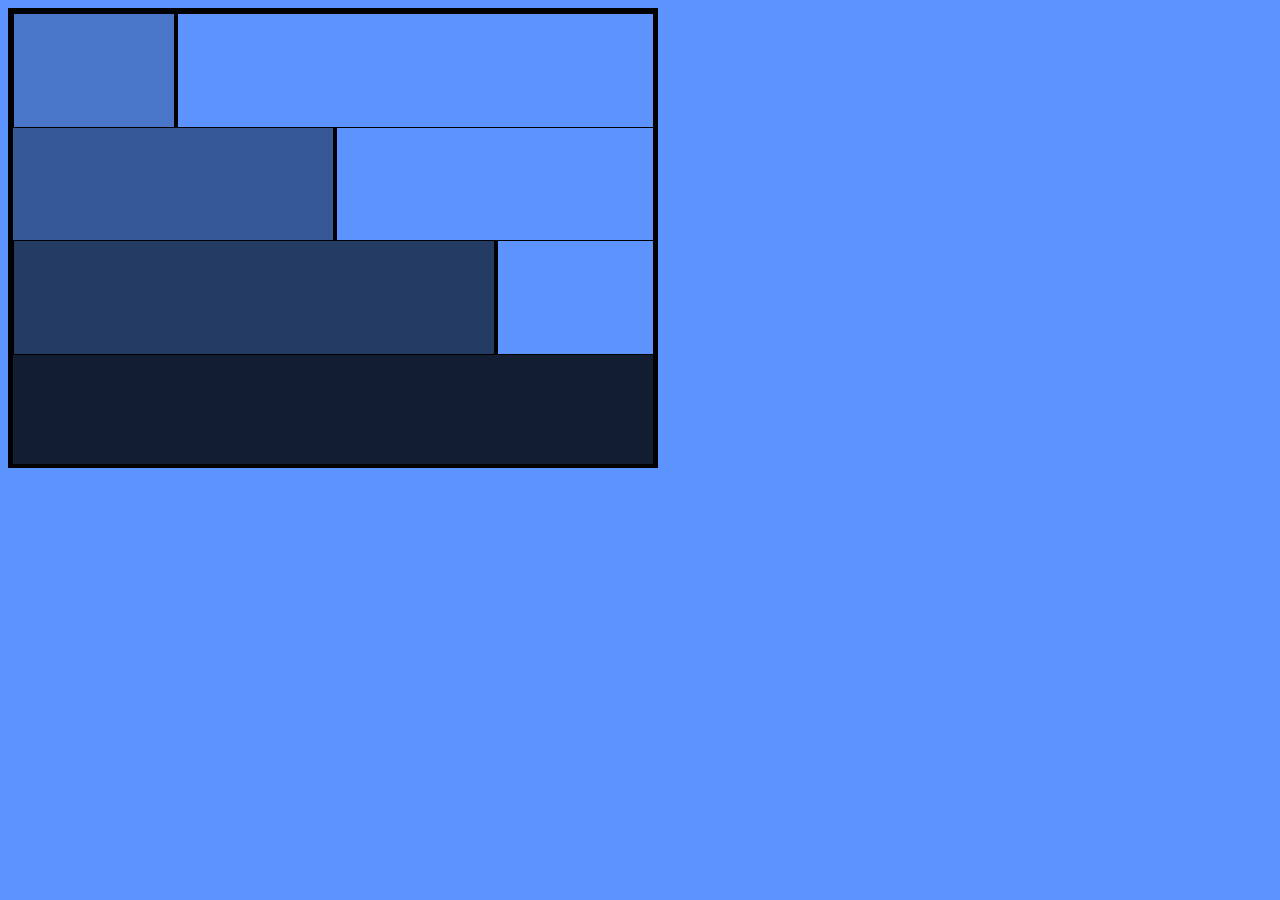
<file: bonus/index.html>
<!DOCTYPE html>
<html lang="en">

<head>
    <meta charset="UTF-8">
    <meta http-equiv="X-UA-Compatible" content="IE=edge">
    <meta name="viewport" content="width=device-width, initial-scale=1.0">
    <link rel="stylesheet" href="./public/css/style.css">
    <title>Document</title>
</head>

<body>
    <div class="bloc">
        <div class="div1">
            <div class="div1-gauche"></div>
            <div class="div1-droite"></div>
        </div>
        <div class="div2">
            <div class="div2-gauche"></div>
            <div class="div2-droite"></div>
        </div>
        <div class="div3">
            <div class="div3-gauche"></div>
            <div class="div3-droite"></div>
        </div>
        <div class="div4">
            <div class="div4-gauche"></div>
            <div></div>
        </div>
    </div>
</body>

</html>
</file>
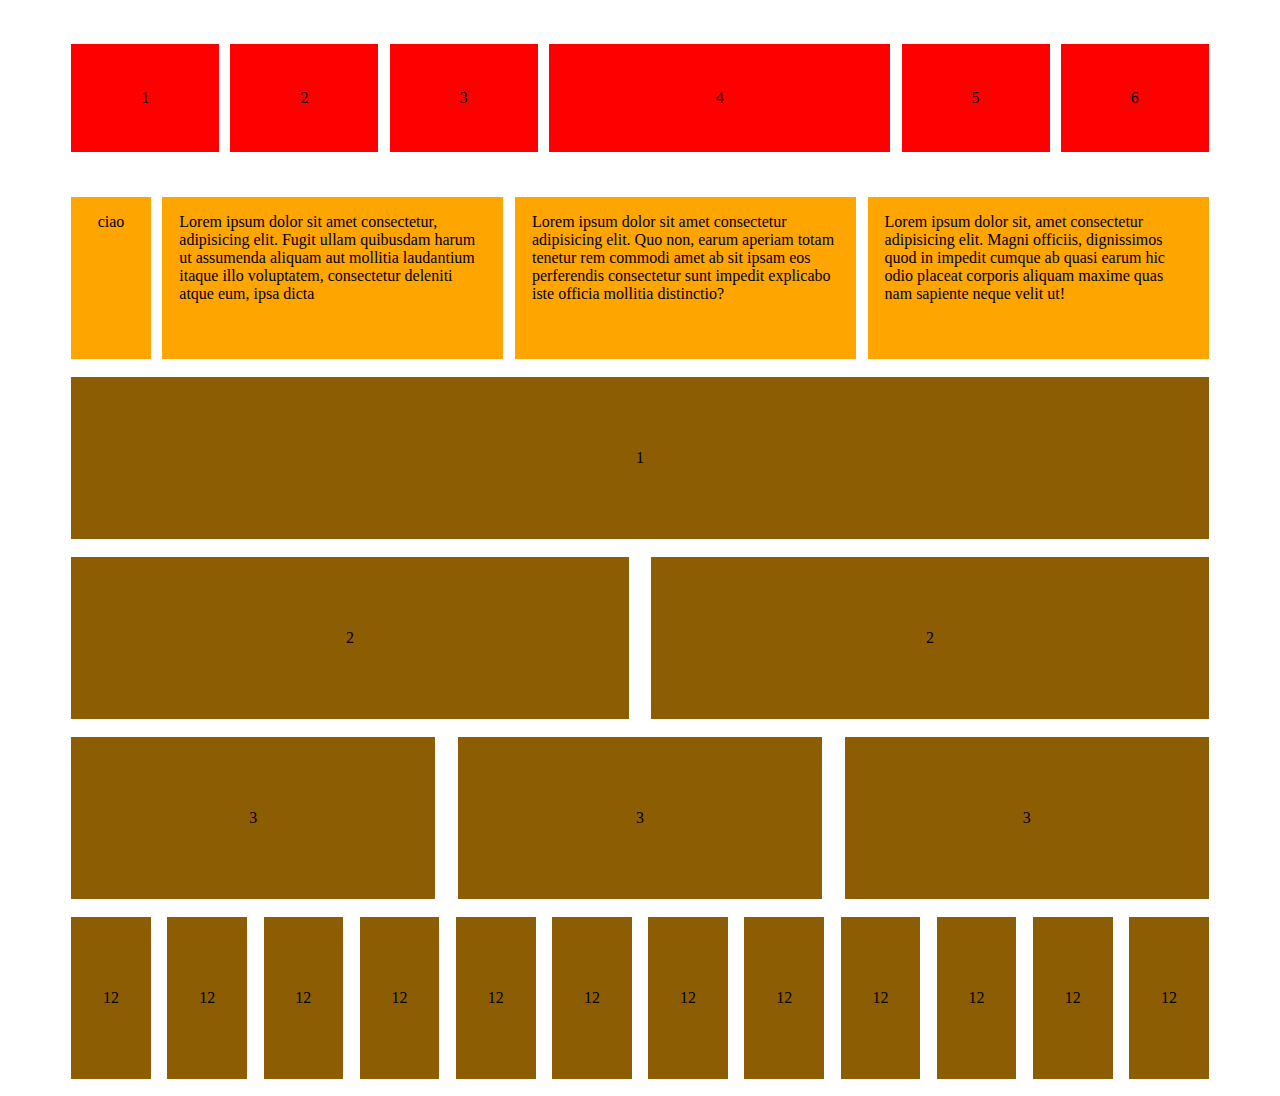
<file: carré-rouge/index.html>
<!DOCTYPE html>
<html lang="en">

<head>
    <meta charset="UTF-8">
    <meta http-equiv="X-UA-Compatible" content="IE=edge">
    <meta name="viewport" content="width=device-width, initial-scale=1.0">
    <link rel="stylesheet" href="./public/css/style.css">
    <title>Document</title>
</head>

<body>
    <div class="div">
        <div class="carre">
            <p>1</p>
        </div>
        <div class="carre">
            <p>2</p>
        </div>
        <div class="carre">
            <p>3</p>
        </div>
        <div class="quatre">
            <p>4</p>
        </div>
        <div class="carre">
            <p>5</p>
        </div>
        <div class="carre">
            <p>6</p>
        </div>
    </div>

    <div class="div">
        <div class="orange-1 orp">
            <p>ciao</p>
        </div>
        <div class="orange">
            <div class="orange-p">
                <p>Lorem ipsum dolor sit amet consectetur, adipisicing elit. Fugit ullam quibusdam harum ut assumenda
                    aliquam aut mollitia laudantium itaque illo voluptatem, consectetur deleniti atque eum, ipsa dicta
                </p>
            </div>
        </div>
        <div class="orange">
            <div class="orange-p">
                <p>Lorem ipsum dolor sit amet consectetur adipisicing elit. Quo non, earum aperiam totam tenetur rem
                    commodi
                    amet ab sit ipsam eos perferendis consectetur sunt impedit explicabo iste officia mollitia
                    distinctio?
                </p>
            </div>
        </div>
        <div class="orange">
            <div class="orange-p">
                <p>Lorem ipsum dolor sit, amet consectetur adipisicing elit. Magni officiis, dignissimos quod in impedit
                    cumque ab quasi earum hic odio placeat corporis aliquam maxime quas nam sapiente neque velit ut!</p>
            </div>
        </div>
    </div>

    <div class="div">
        <div class="brun-1">1</div>
    </div>
    <div class="div">
        <div class="brun-2">2</div>
        <div class="brun-2">2</div>
    </div>

    <div class="div">
        <div class="brun-3">3</div>
        <div class="brun-3">3</div>
        <div class="brun-3">3</div>
    </div>

    <div class="div">
        <div class="brun-12">12</div>
        <div class="brun-12">12</div>
        <div class="brun-12">12</div>
        <div class="brun-12">12</div>
        <div class="brun-12">12</div>
        <div class="brun-12">12</div>
        <div class="brun-12">12</div>
        <div class="brun-12">12</div>
        <div class="brun-12">12</div>
        <div class="brun-12">12</div>
        <div class="brun-12">12</div>
        <div class="brun-12">12</div>
    </div>
</body>

</html>
</file>
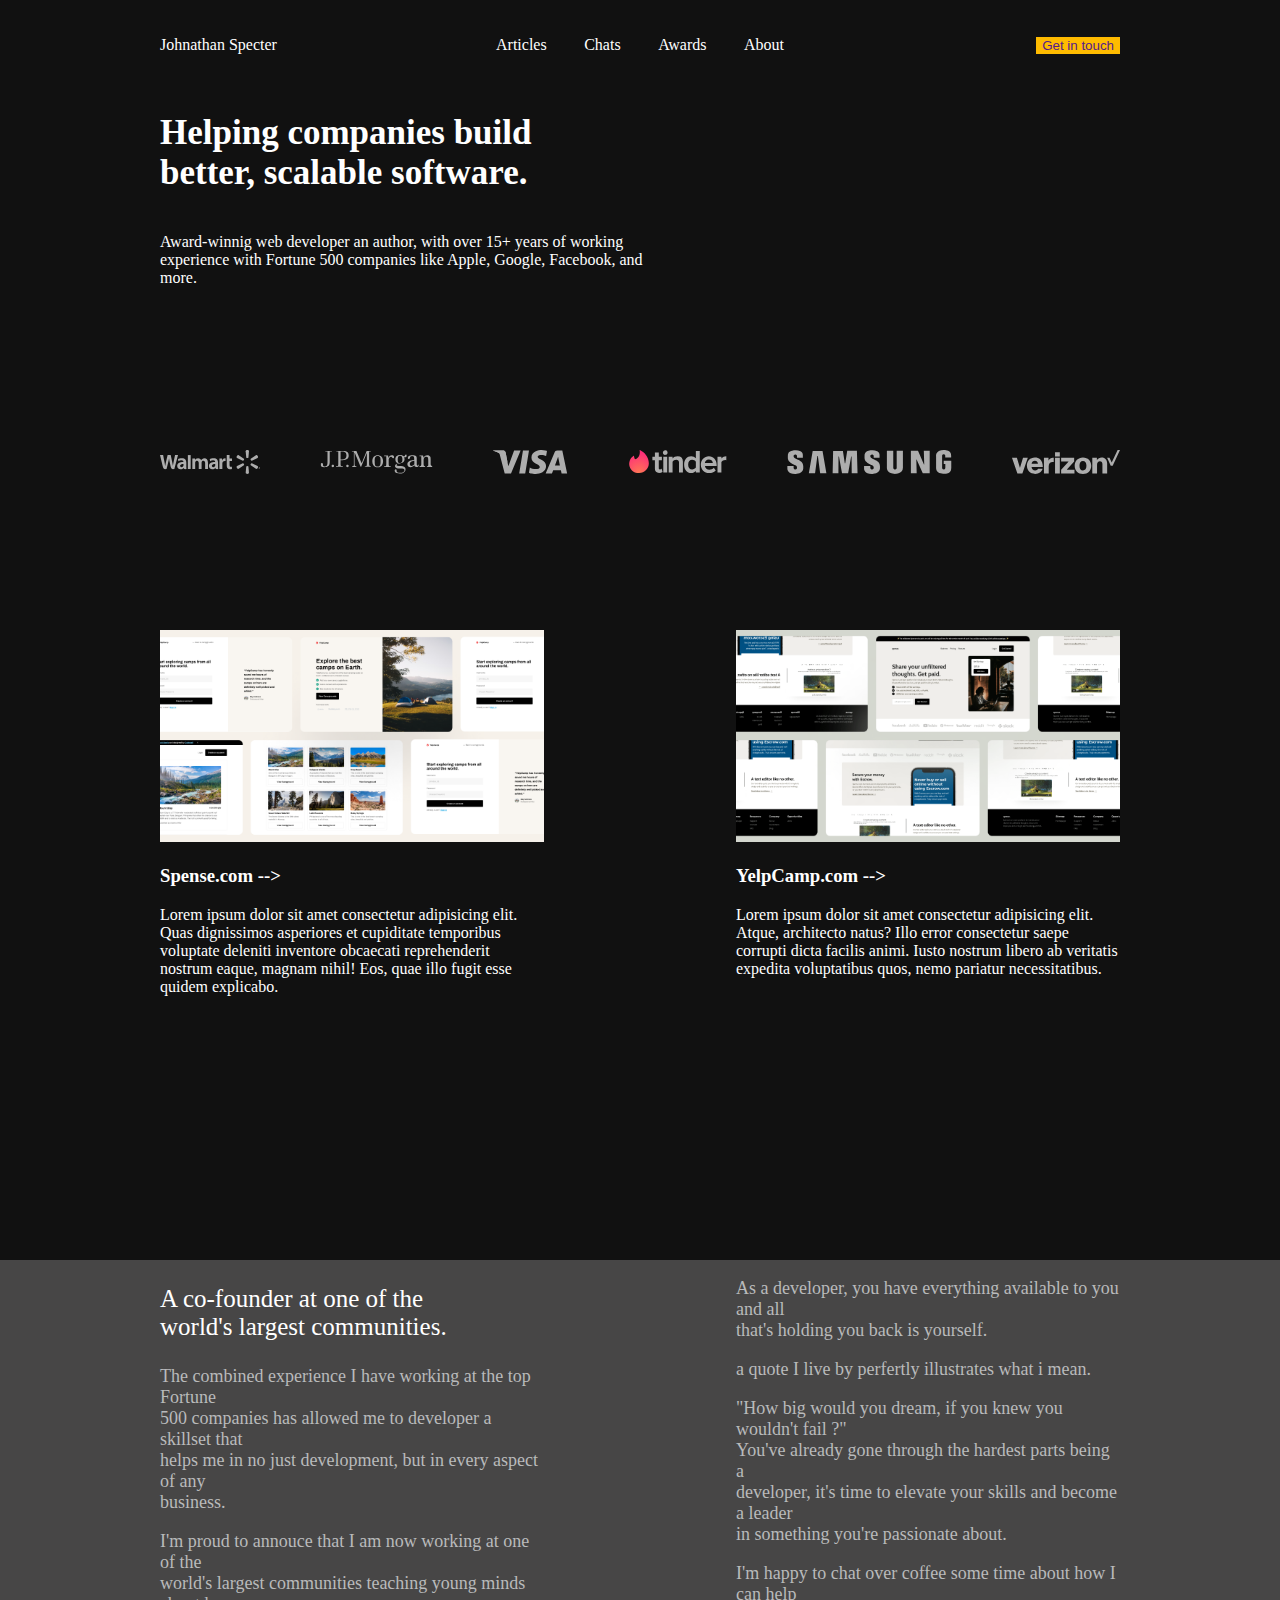
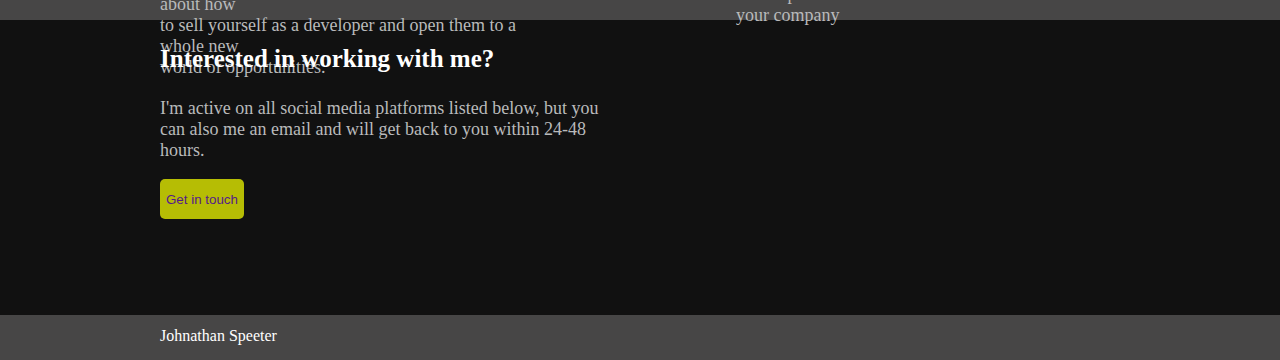
<file: Developer Portfolio Starter Files/index.html>
<!DOCTYPE html>
<html lang="en">

<head>
    <meta charset="UTF-8">
    <meta http-equiv="X-UA-Compatible" content="IE=edge">
    <meta name="viewport" content="width=device-width, initial-scale=1.0">
    <link rel="stylesheet" href="./public/css/style.css">
    <title>Document</title>
</head>

<body>
    <header>
        <div class="nav-bar">
            <nav>
                <div class="nav-bar-titre">
                    <p>Johnathan Specter</p>
                </div>
                <div class="menu">
                    <div><a href="">Articles</a></div>
                    <div><a href="">Chats</a></div>
                    <div><a href="">Awards</a></div>
                    <div><a href="">About</a></div>
                </div>
                <div class="nav-bar-btn">
                    <button class="menu-btn"><a href="">Get in touch</a></button>
                </div>
            </nav>
        </div>
    </header>

    <section class="section1">
        <div class="section1-div1">
            <h1>Helping companies build <br>better, scalable software.</h1>
            <p>Award-winnig web developer an author, with over 15+ years of working <br>experience with Fortune 500
                companies like Apple, Google, Facebook, and <br>more.</p>
        </div>
    </section>

    <section class="section2">
        <div class="section2-div">
            <div><img class="section2-img" src="./public/Assets/Logos/Walmart.svg" alt=""></div>
            <div><img class="section2-img" src="./public/Assets/Logos/JP Morgan.svg" alt=""></div>
            <div><img class="section2-img" src="./public/Assets/Logos/Visa.svg" alt=""></div>
            <div><img class="section2-img" src="./public/Assets/Logos/Tinder.svg" alt=""></div>
            <div><img class="section2-img" src="./public/Assets/Logos/Samsung.svg" alt=""></div>
            <div><img class="section2-img" src="./public/Assets/Logos/Verizon.svg" alt=""></div>
        </div>
    </section>

    <section class="section3">
        <div class="section3-div">
            <div class="section3-div1">
                <div><img class="section3-img" src="./public/Assets/YelpCamp.png" alt=""></div>
                <div>
                    <h3>Spense.com --></h3>
                </div>
                <div>
                    <p>Lorem ipsum dolor sit amet consectetur adipisicing elit. Quas dignissimos asperiores et
                        cupiditate temporibus voluptate deleniti inventore obcaecati reprehenderit nostrum eaque, magnam
                        nihil! Eos, quae illo fugit esse quidem explicabo.</p>
                </div>
            </div>
            <div class="section3-div2">
                <div><img class="section3-img" src="./public/Assets/Spense.png" alt=""></div>
                <div>
                    <h3>YelpCamp.com --></h3>
                </div>
                <div>
                    <p>Lorem ipsum dolor sit amet consectetur adipisicing elit. Atque, architecto natus? Illo error
                        consectetur saepe corrupti dicta facilis animi. Iusto nostrum libero ab veritatis expedita
                        voluptatibus quos, nemo pariatur necessitatibus.</p>
                </div>
            </div>
        </div>
    </section>

    <section class="section4">
        <div class="section4-box">
            <div class="section4-div1">
                <p class="section4-p1">A co-founder at one of the <br> world's largest communities.</p>
                <p>The combined experience I have working at the top Fortune <br>500 companies has allowed me to
                    developer a skillset that <br>helps me in no just development, but in every aspect of any
                    <br>business.
                </p>
                <p>I'm proud to annouce that I am now working at one of the <br>world's largest communities teaching
                    young minds about how <br>to sell yourself as a developer and open them to a whole new <br>world of
                    opportunities.</p>
            </div>
            <div class="section4-div2">
                <p>As a developer, you have everything available to you and all <br>that's holding you back is yourself.
                </p>
                <p>a quote I live by perfertly illustrates what i mean.</p>
                <p>"How big would you dream, if you knew you wouldn't fail ?" <br>You've already gone through the
                    hardest parts being a <br>developer, it's time to elevate your skills and become a leader <br>in
                    something you're passionate about.</p>
                <p>I'm happy to chat over coffee some time about how I can help <br>your company</p>
            </div>
        </div>
    </section>

    <section class="section5">
        <div class="section5-div">
            <h3 class="section5-h3">Interested in working with me?</h3>
            <p>I'm active on all social media platforms listed below, but you <br>can also me an email and will get back
                to you within 24-48 <br>hours.</p>
            <button class="section5-btn"><a href="">Get in touch</a></button>
        </div>
    </section>

    <footer>
        <div class="footer-div">
            <p>Johnathan Speeter</p>
        </div>
    </footer>

</body>

</html>
</file>
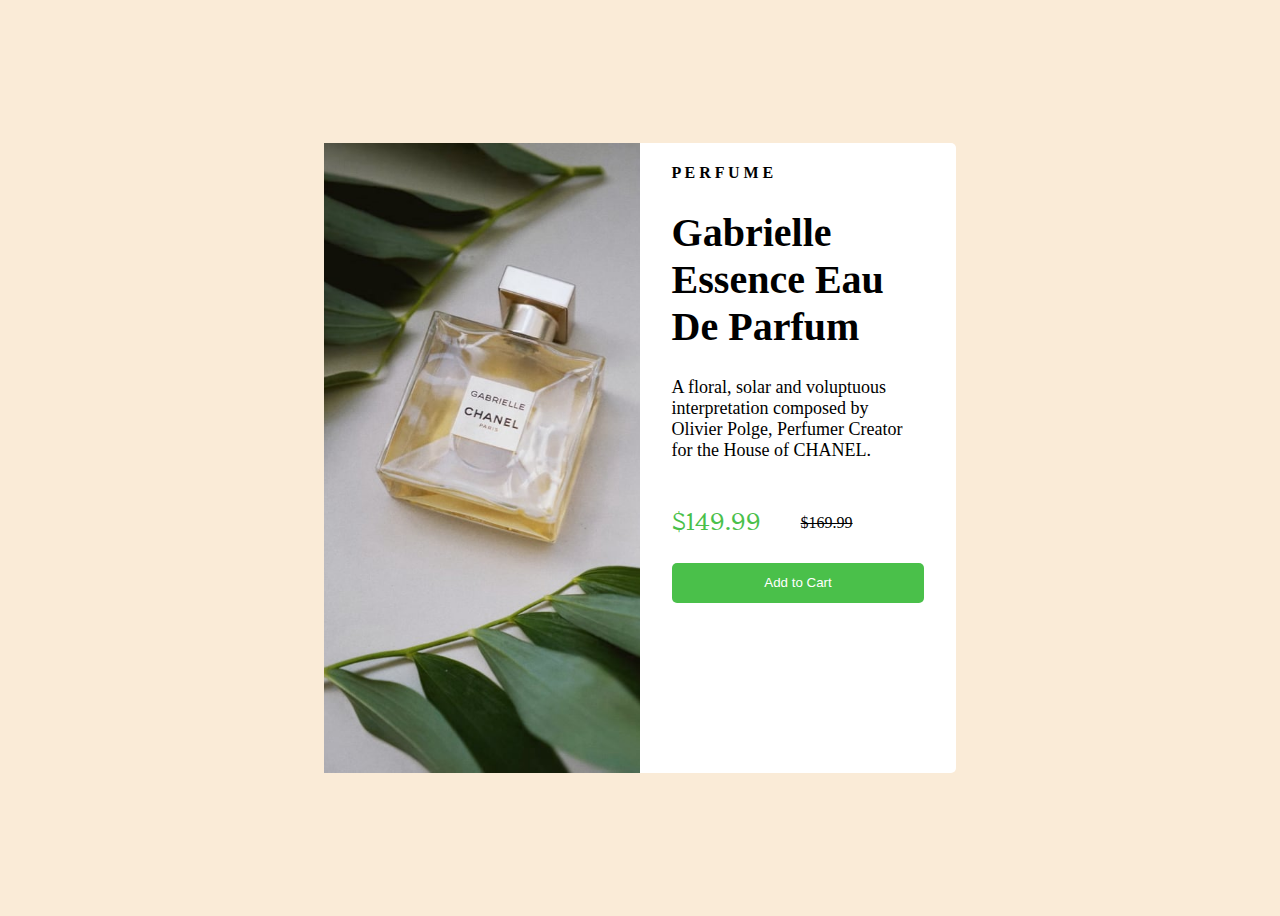
<file: ex-parfum/index.html>
<!DOCTYPE html>
<html lang="en">

<head>
    <meta charset="UTF-8">
    <meta http-equiv="X-UA-Compatible" content="IE=edge">
    <meta name="viewport" content="width=device-width, initial-scale=1.0">
    <link rel="stylesheet" href="./public/css/style.css">
    <link rel="stylesheet" href="https://cdnjs.cloudflare.com/ajax/libs/font-awesome/6.2.1/css/all.min.css"
        integrity="sha512-MV7K8+y+gLIBoVD59lQIYicR65iaqukzvf/nwasF0nqhPay5w/9lJmVM2hMDcnK1OnMGCdVK+iQrJ7lzPJQd1w=="
        crossorigin="anonymous" referrerpolicy="no-referrer" />
    <title>Document</title>
</head>

<body>
    <div class="contenair">
        <div class="card">
            <div class="div-gauche"><img src="./public/img/image_parfum.png" alt=""></div>
            <div class="div-droite">
                <div class="div-droite-1">
                    <div>
                        <h4>P E R F U M E</h4>
                    </div>
                    <div>
                        <h1>Gabrielle <br> Essence Eau <br> De Parfum </h1>
                    </div>
                    <div>
                        <p class="p">A floral, solar and voluptuous <br> interpretation composed by <br>Olivier Polge,
                            Perfumer
                            Creator
                            <br>for the House of CHANEL.
                        </p>
                    </div>
                    <div class="prix">
                        <p class="prix1">$149.99 </p>
                        <p class="prix2"> $169.99</p>
                    </div>
                    <div><button><a href=""><i class="fa-solid fa-cart-shopping"></i> Add to Cart</a></button></div>
                </div>
            </div>
        </div>
    </div>
</body>

</html>
</file>
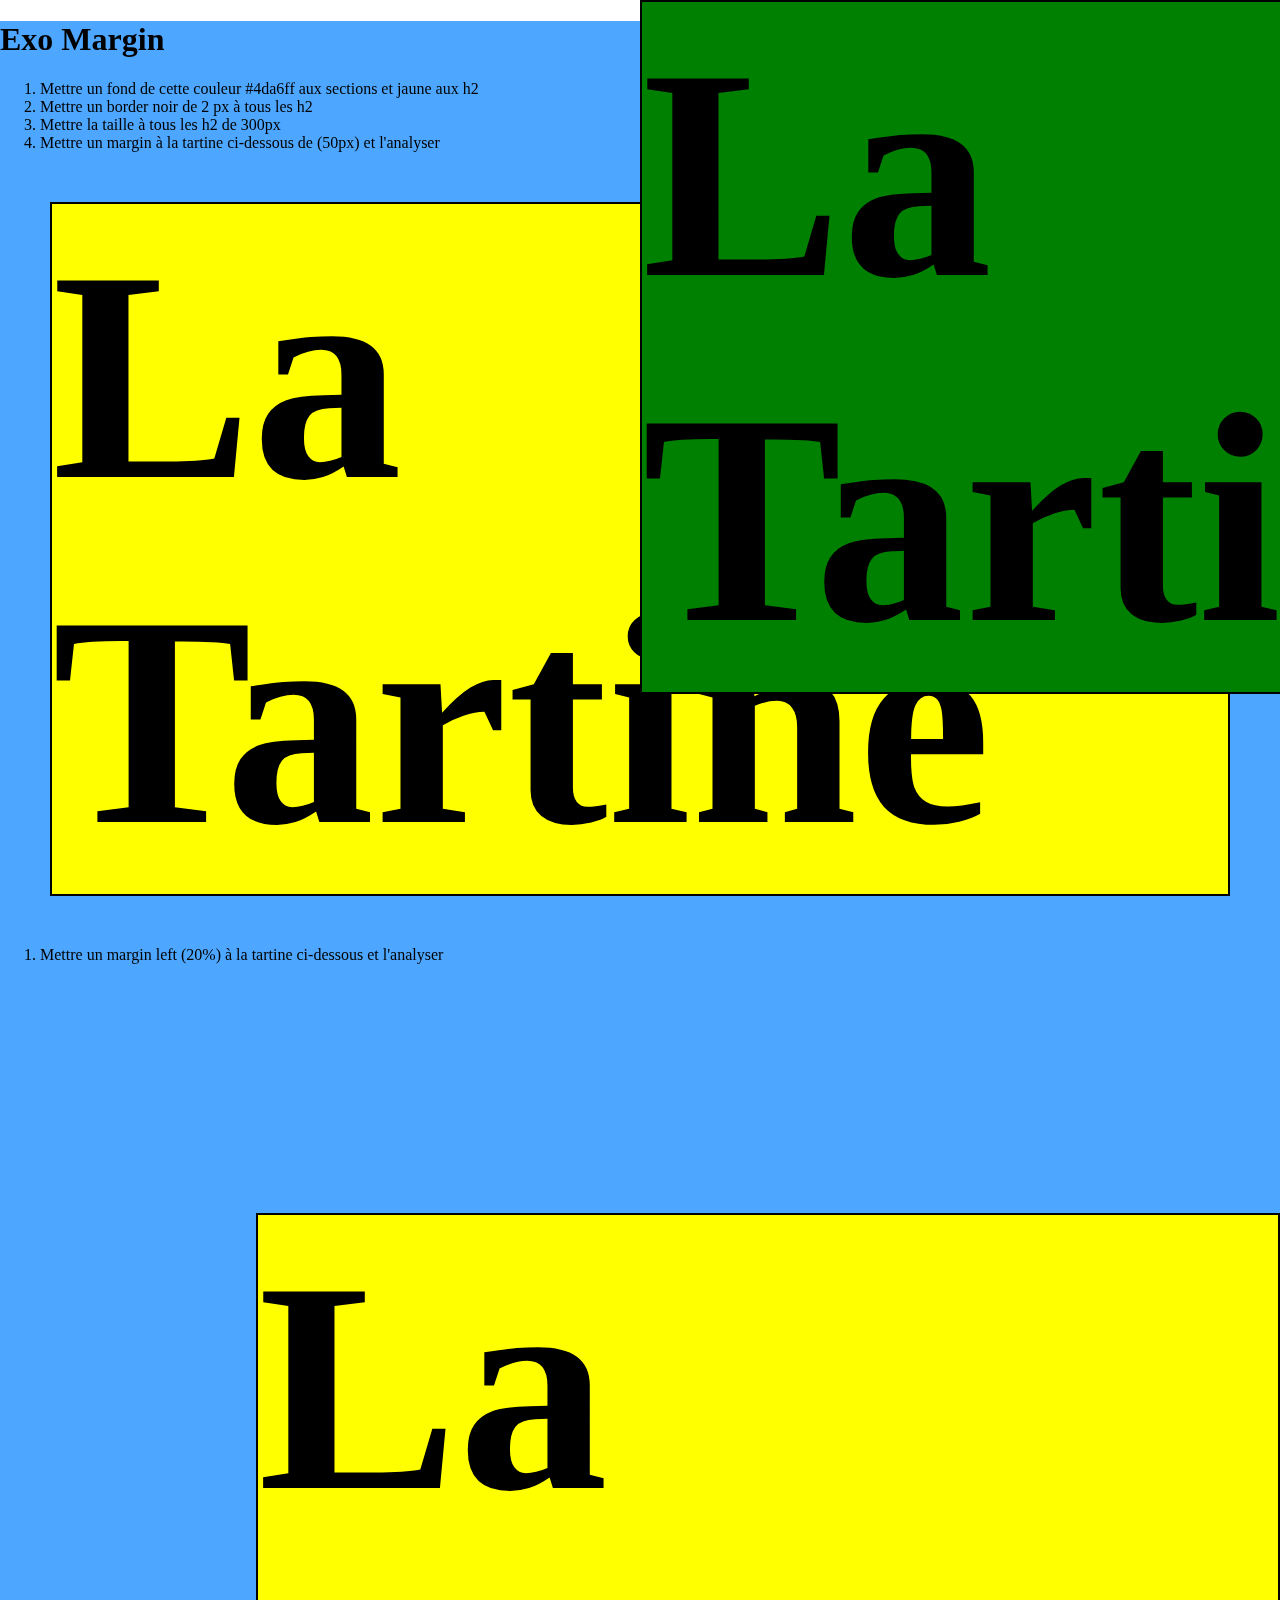
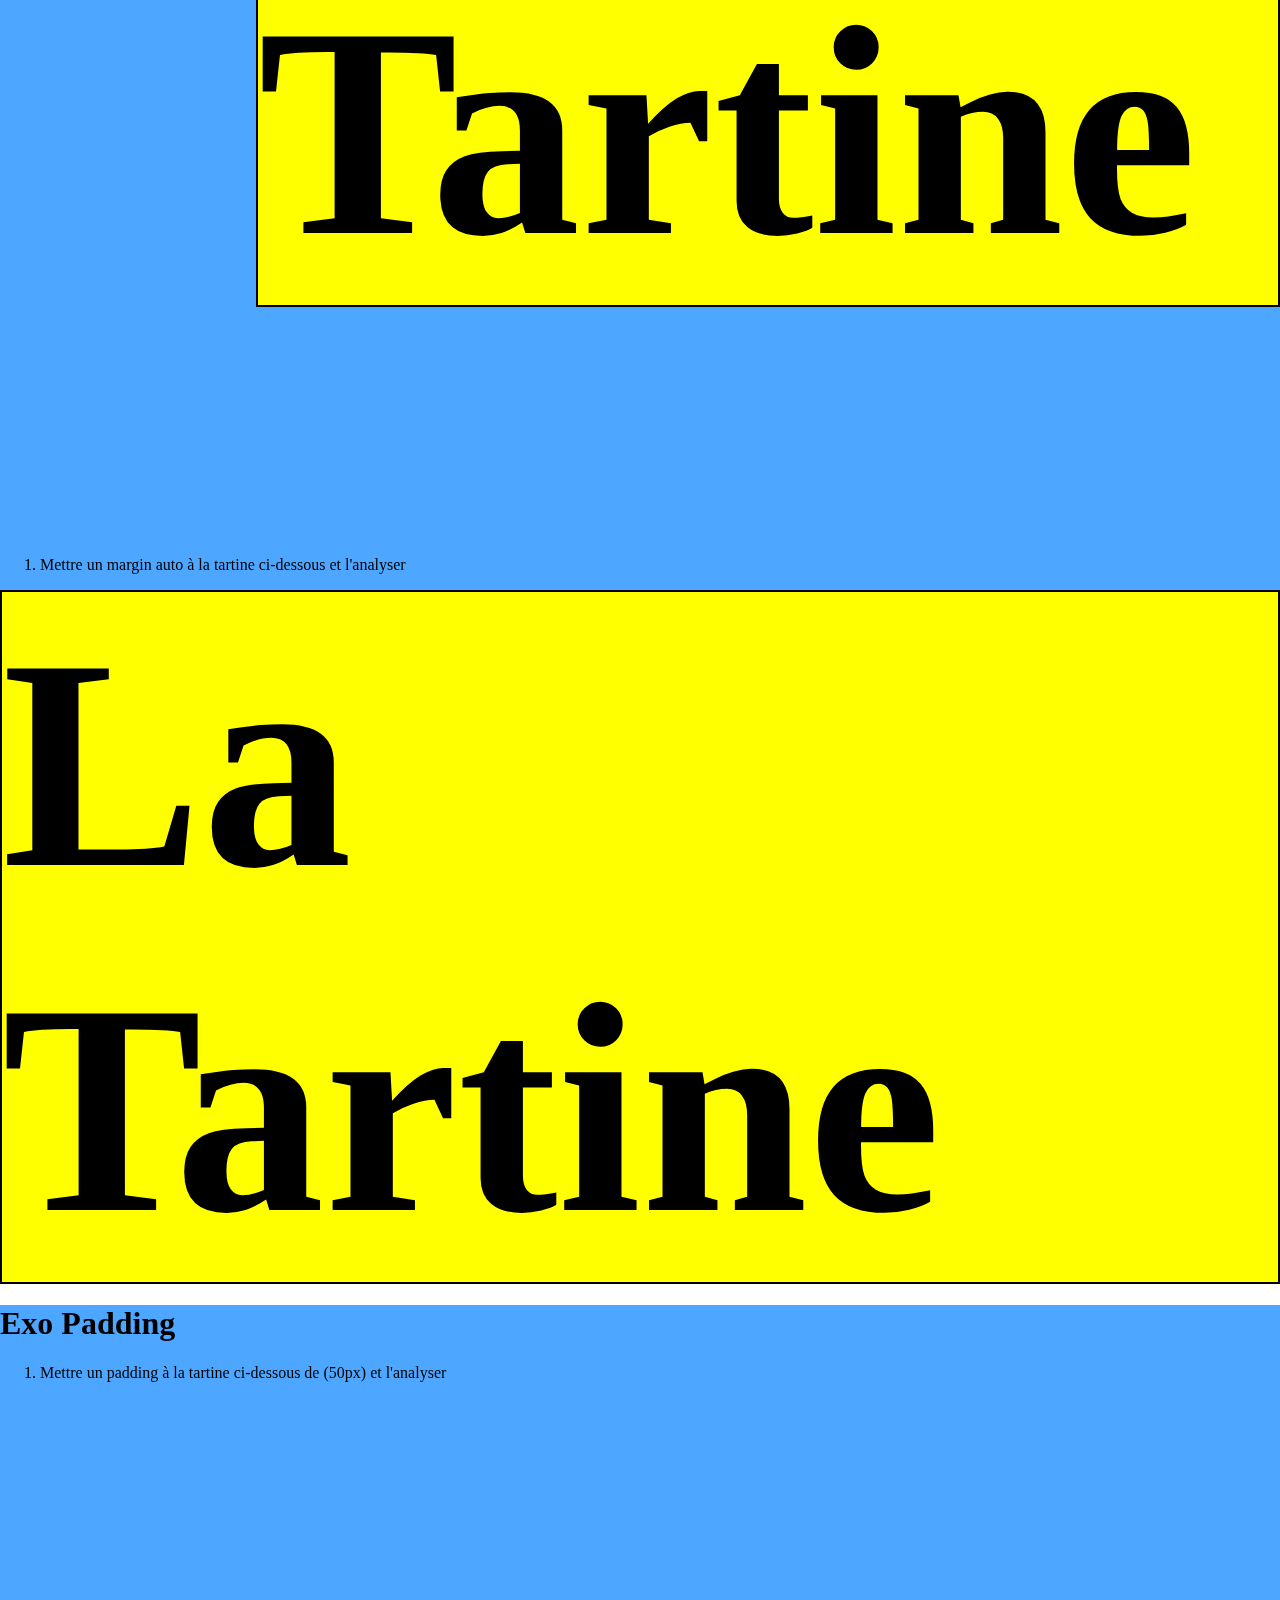
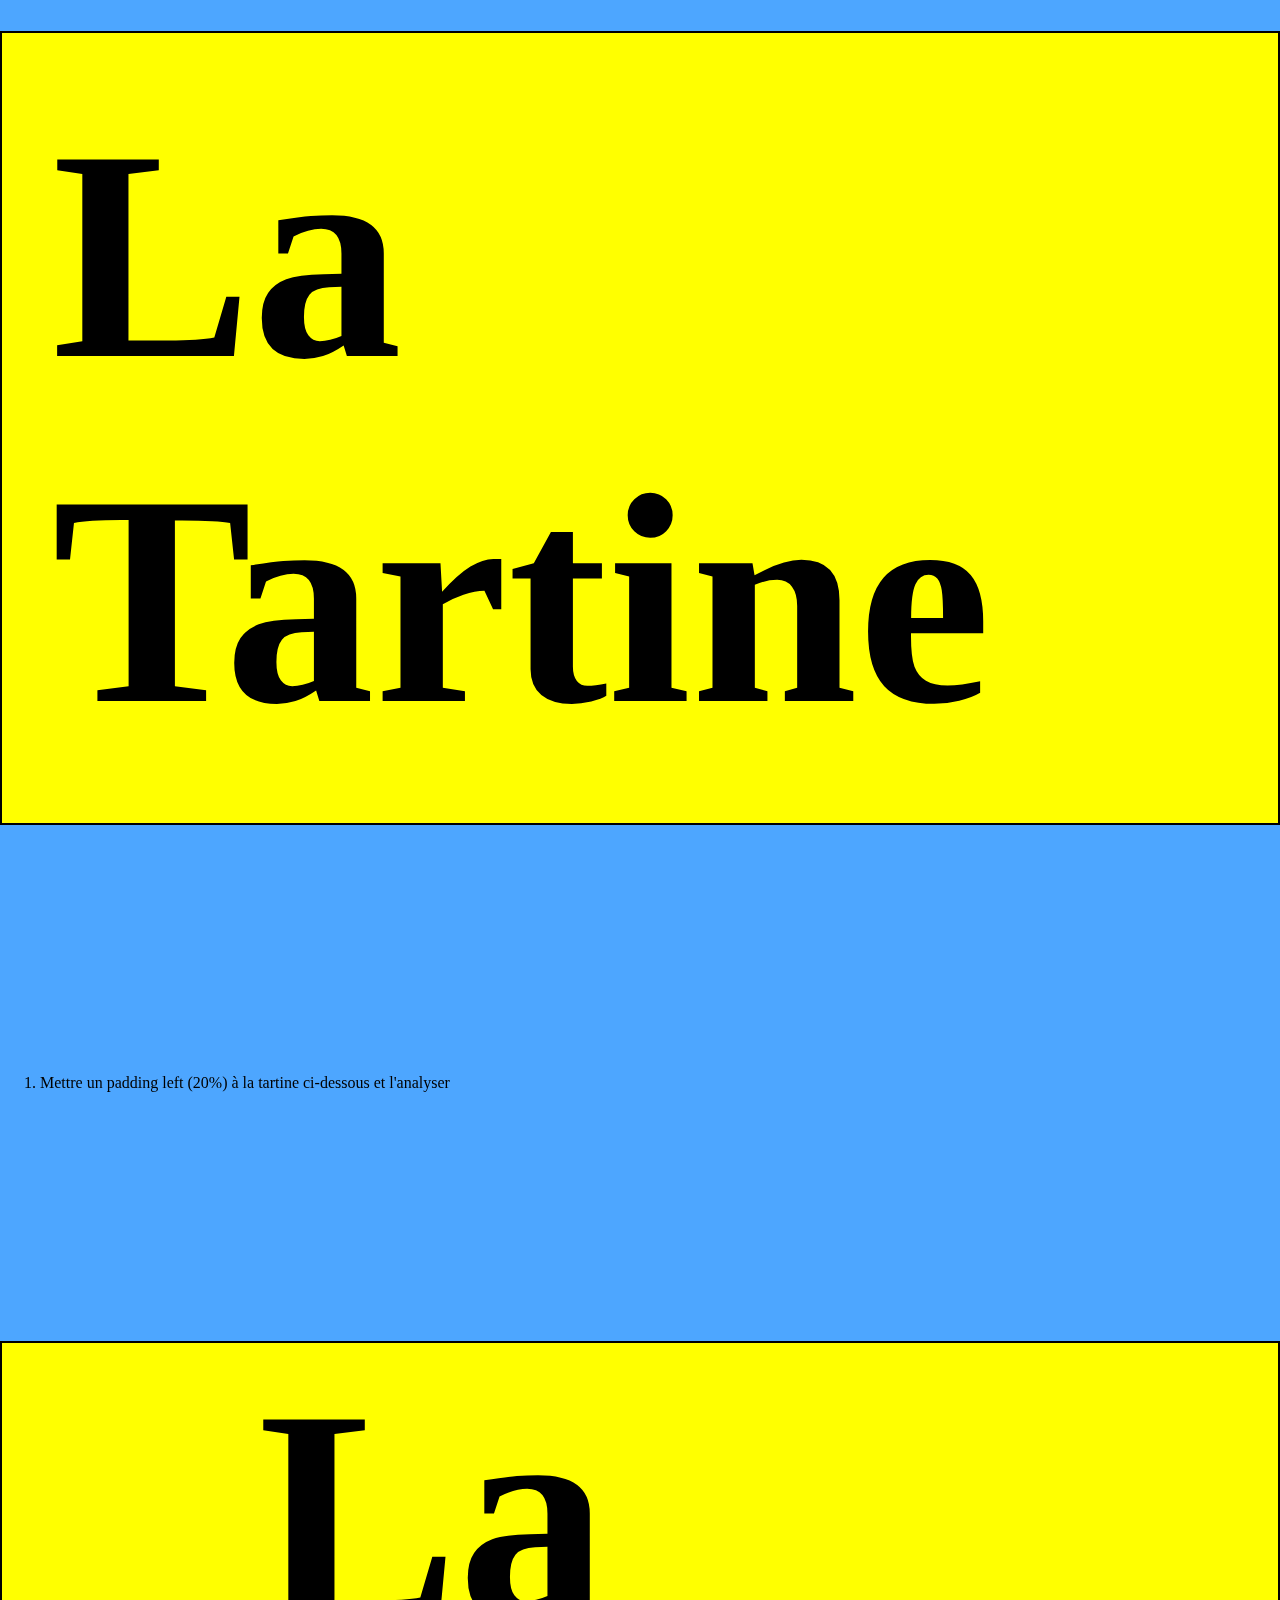
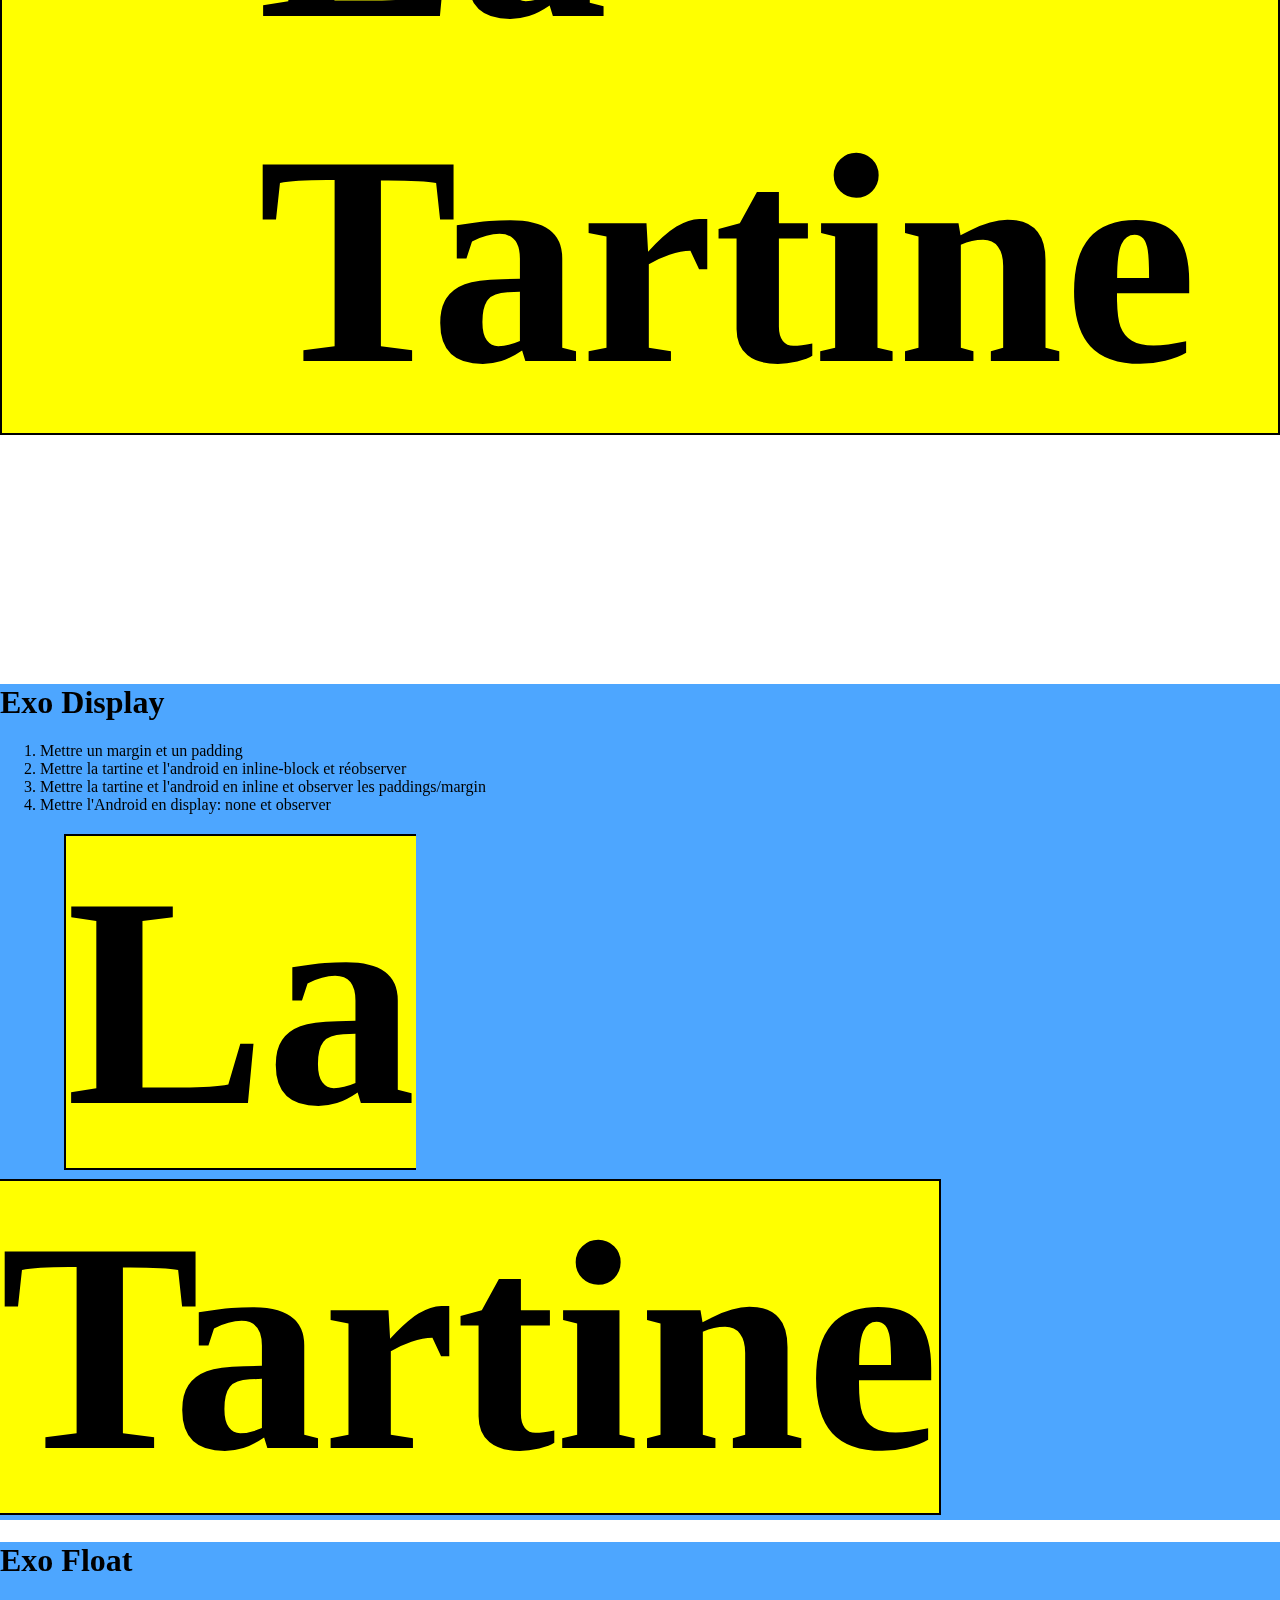
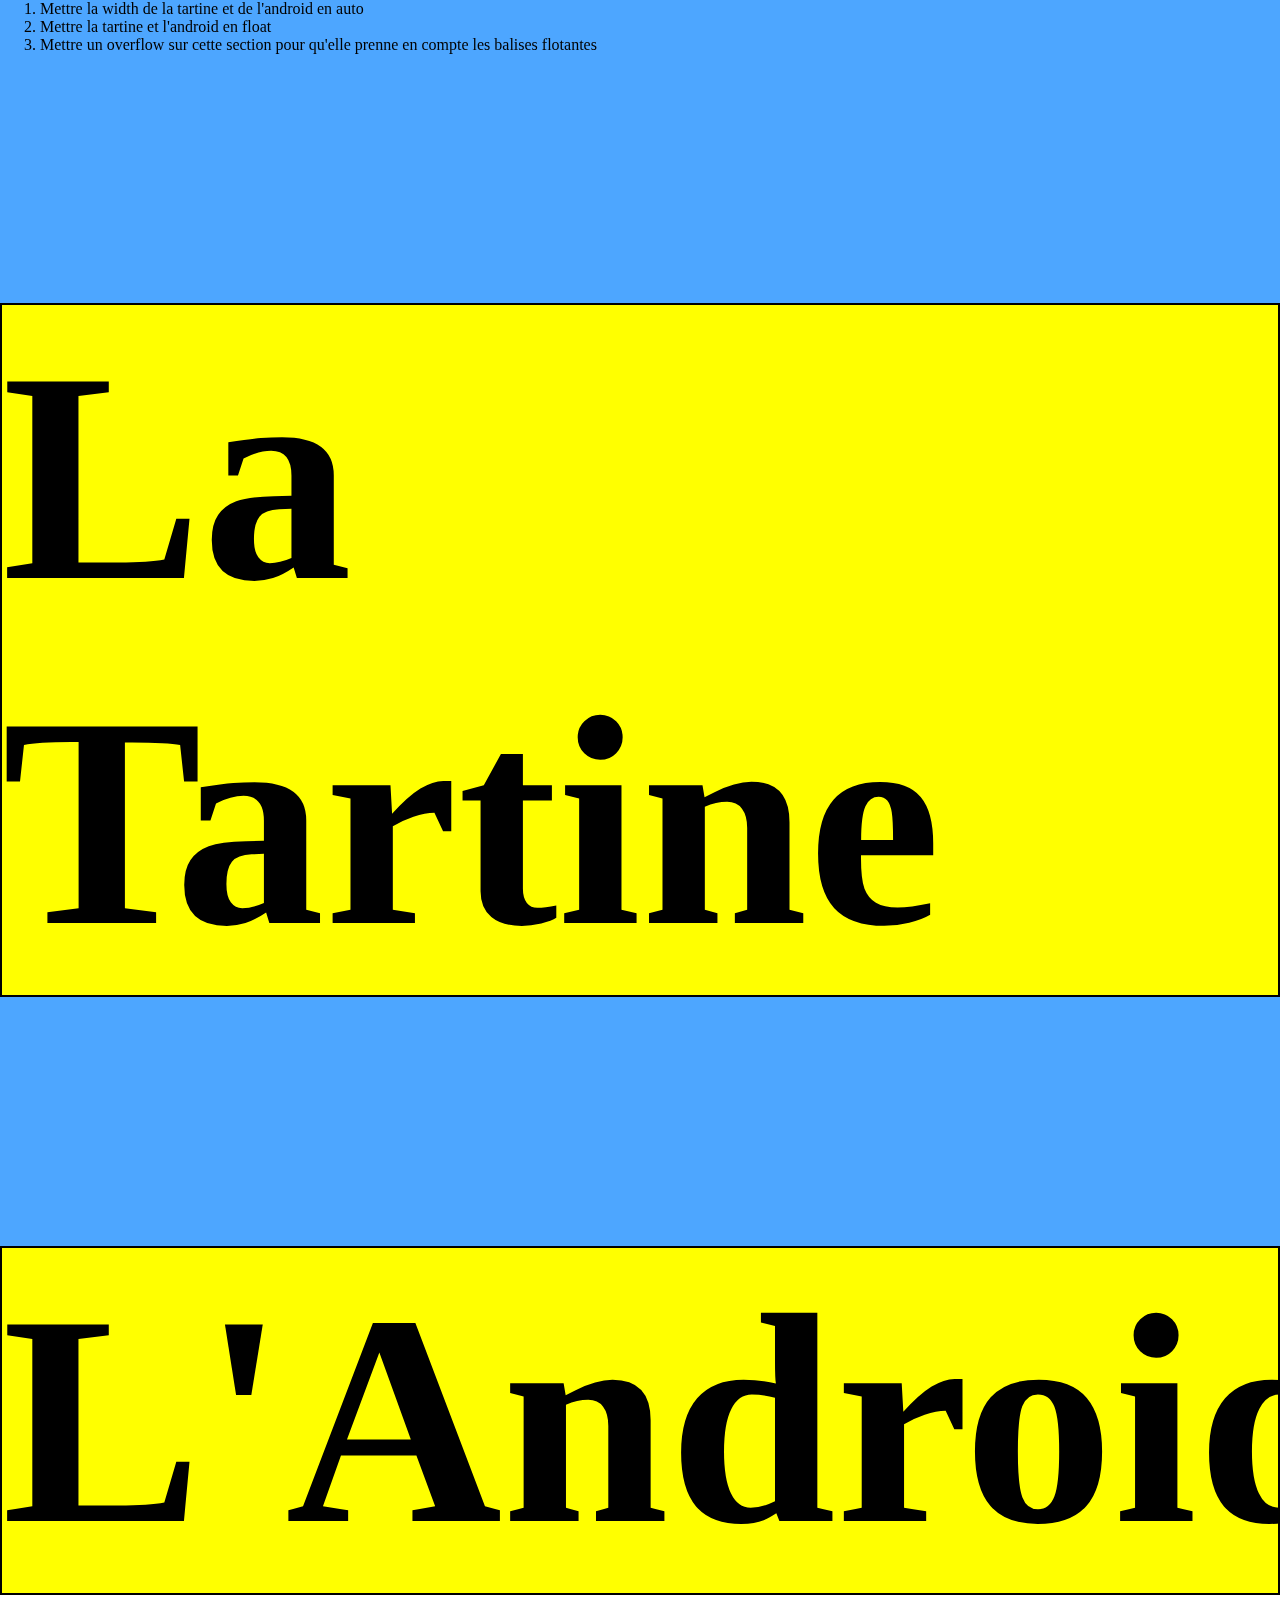
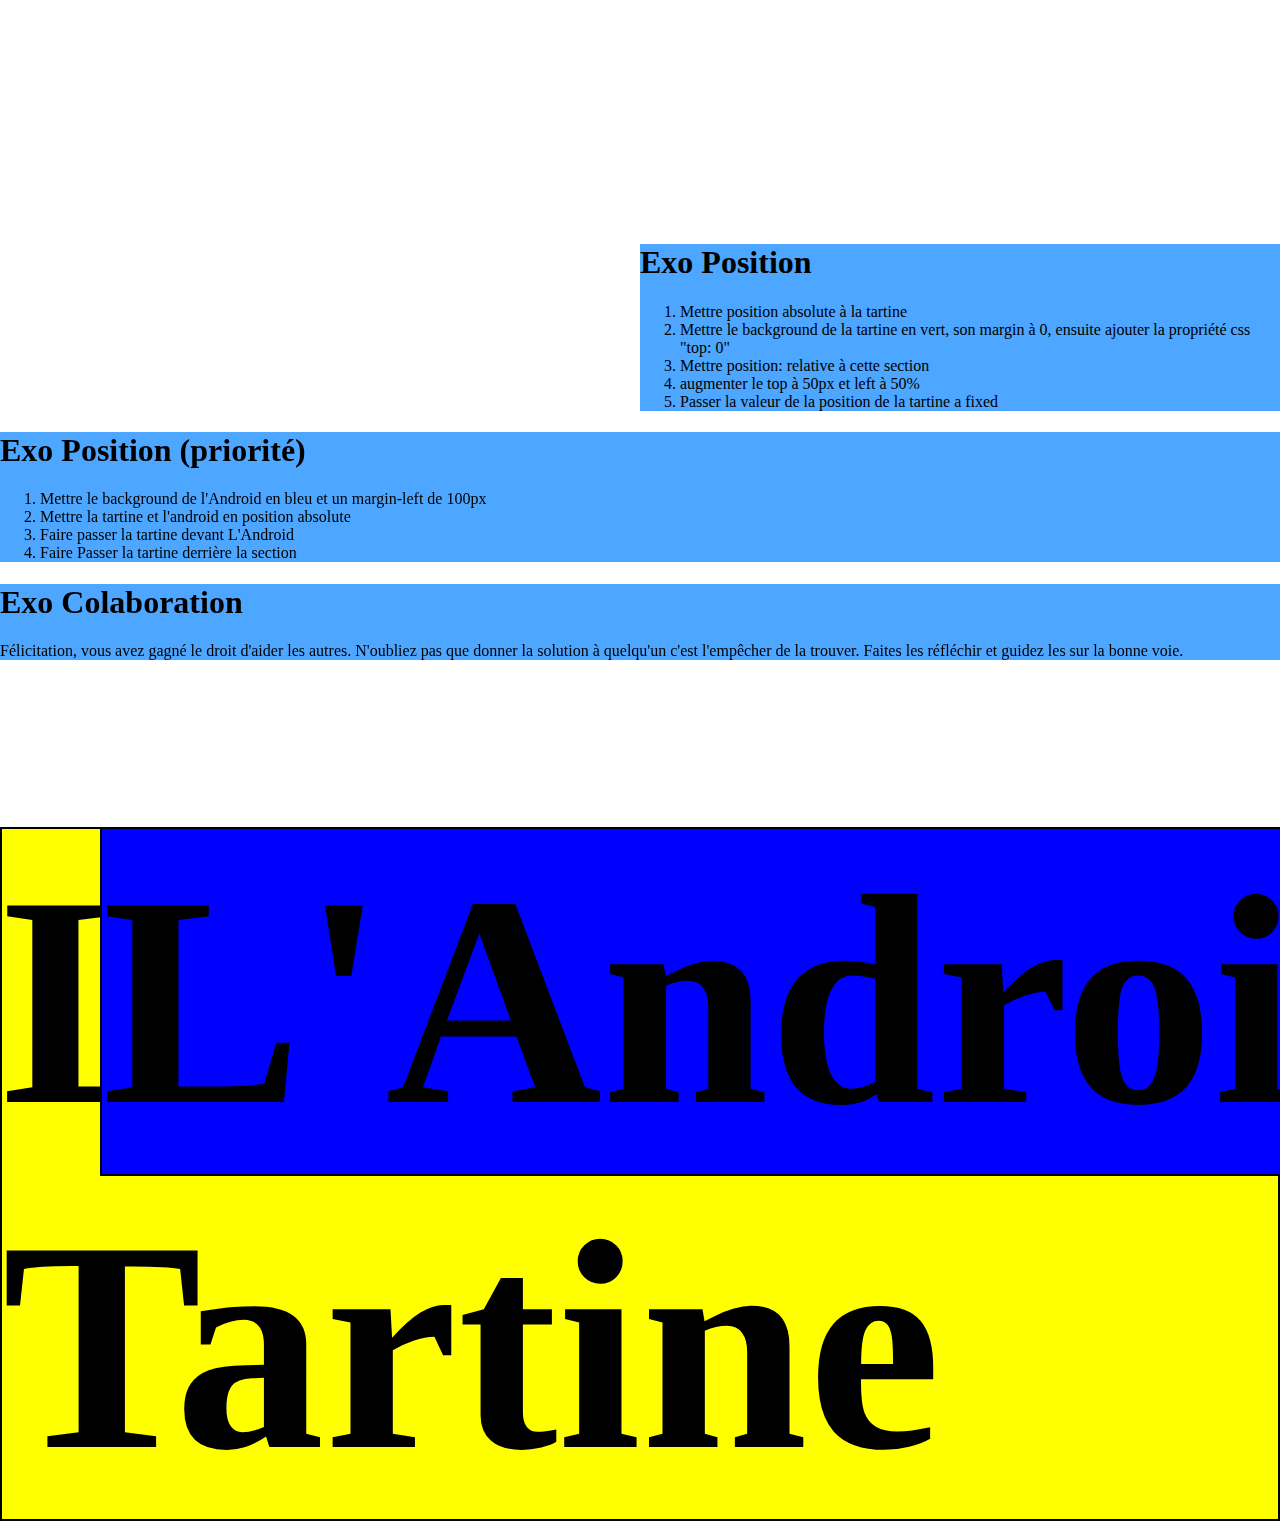
<file: exo-positions/index.html>
<!DOCTYPE html>
<html lang="en">

<head>
  <meta charset="UTF-8">
  <meta name="viewport" content="width=device-width, initial-scale=1.0">
  <meta http-equiv="X-UA-Compatible" content="ie=edge">
  <link rel="stylesheet" href="public/css/style.css">
  <title>Document</title>
</head>

<body>
  <section>
    <h1>Exo Margin</h1>
    <ol>
      <li>Mettre un fond de cette couleur #4da6ff aux sections et jaune aux h2</li>
      <li>Mettre un border noir de 2 px à tous les h2</li>
      <li>Mettre la taille à tous les h2 de 300px</li>
      <li>Mettre un margin à la tartine ci-dessous de (50px) et l'analyser</li>
    </ol>
    <h2>La Tartine</h2>
    <ol>
      <li>Mettre un margin left (20%) à la tartine ci-dessous et l'analyser</li>
    </ol>
    <h2>La Tartine</h2>
    <ol>
      <li>Mettre un margin auto à la tartine ci-dessous et l'analyser</li>
    </ol>
    <h2>La Tartine</h2>
  </section>

  <section>
    <h1>Exo Padding</h1>
    <ol>
      <li>Mettre un padding à la tartine ci-dessous de (50px) et l'analyser</li>
    </ol>
    <h2>La Tartine</h2>
    <ol>
      <li>Mettre un padding left (20%) à la tartine ci-dessous et l'analyser</li>
    </ol>
    <h2>La Tartine</h2>
  </section>

  <section>
    <h1>Exo Display</h1>
    <ol>
      <li>Mettre un margin et un padding</li>
      <li>Mettre la tartine et l'android en inline-block et réobserver</li>
      <li>Mettre la tartine et l'android en inline et observer les paddings/margin
        <!-- Les margin top et bottom ne sont plus pris en compte alors que les paddings tops et bottom existent et ne prennent
          plus en compte les éléments autour (donc les supperposent) -->
      </li>
      <li>Mettre l'Android en display: none et observer</li>
    </ol>
    <h2>La Tartine</h2>
    <h2>L'Android</h2>
  </section>

  <section>
    <h1>Exo Float</h1>
    <ol>
      <li>Mettre la width de la tartine et de l'android en auto</li>
      <!-- permet de réinitialiser la largeur -->
      <li>Mettre la tartine et l'android en float</li>
      <li>Mettre un overflow sur cette section pour qu'elle prenne en compte les balises flotantes</li>
      <!-- l'overflow hidden va faire en sorte de ne pas cacher les éléments qui ne sont pas sensé sortir du block. Donc il va agrandir ce block -->
    </ol>
    <h2>La Tartine</h2>
    <h2>L'Android</h2>
  </section>
  <section>
    <h1>Exo Position</h1>
    <ol>
      <li>Mettre position absolute à la tartine</li>
      <!-- la tartine n'est plus prise en compte par la section (elle est comme "décolée") -->
      <li>Mettre le background de la tartine en vert, son margin à 0, ensuite ajouter la propriété css "top: 0"</li>
      <!-- MAIS OU EST LA TARTINE ??
        la tartine est à 0 px du top du body -->
      <li>Mettre position: relative à cette section</li>
      <!-- "position:absolute;" se rapporte au parent le plus proche qui possède la propriété css "position: relative;" -->
      <li>augmenter le top à 50px et left à 50%</li>
      <li>Passer la valeur de la position de la tartine a fixed</li>
      <!-- la tartine est maintenant en fixed,vous pouvez observer le phénomène quand vous scrollez dans votre page,la tartine reste fixe par rapport à votre écran -->
    </ol>
    <h2>La Tartine</h2>
  </section>

  <section>
    <h1>Exo Position (priorité)</h1>
    <ol>
      <li>Mettre le background de l'Android en bleu et un margin-left de 100px</li>
      <li>Mettre la tartine et l'android en position absolute</li>
      <!-- La Tartine et l'Android se "décollent" du block et se superposent et l'Android est au dessus de la tartine car il est positionné après La Tartine dans l'html -->
      <li>Faire passer la tartine devant L'Android</li>
      <li>Faire Passer la tartine derrière la section</li>
    </ol>
    <h2>La Tartine</h2>
    <h2>L'Android</h2>
  </section>

  <section>
    <h1>Exo Colaboration</h1>
    <p>Félicitation, vous avez gagné le droit d'aider les autres. N'oubliez pas que donner la solution à quelqu'un c'est l'empêcher
      de la trouver. Faites les réfléchir et guidez les sur la bonne voie.
    </p>
  </section>

</body>

</html>
</file>
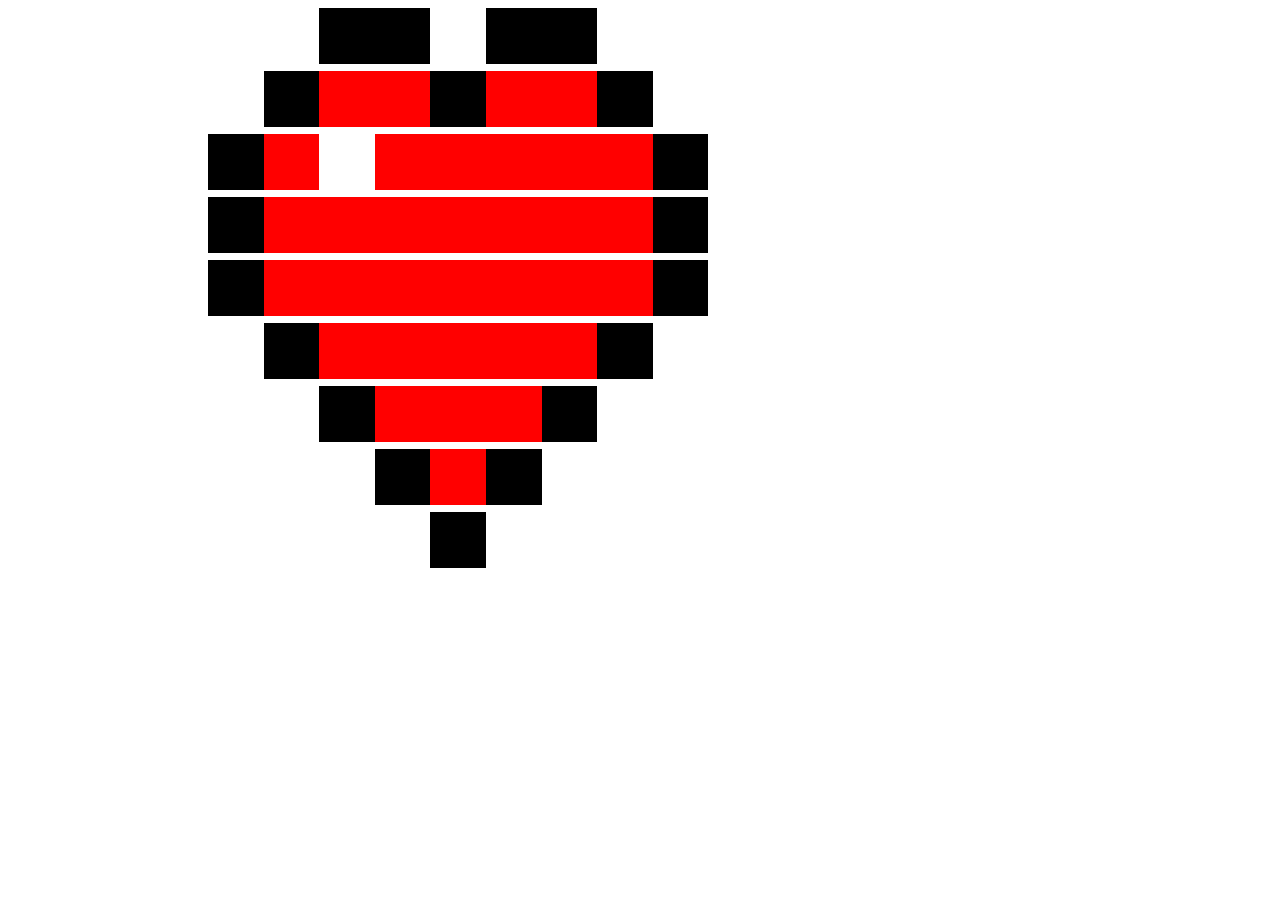
<file: ExoBonus_Coeur/index.html>
<!DOCTYPE html>
<html lang="en">

<head>
    <meta charset="UTF-8">
    <meta http-equiv="X-UA-Compatible" content="IE=edge">
    <meta name="viewport" content="width=device-width, initial-scale=1.0">
    <link rel="stylesheet" href="./style.css">
    <title>Document</title>
</head>

<body>
    <div class="coeur">
        <div class="ligne">
            <div class="collone"><img src="./image/white.png" alt=""></div>
            <div class="collone"><img src="./image/white.png" alt=""></div>
            <div class="collone"><img src="./image/black.png" alt=""></div>
            <div class="collone"><img src="./image/black.png" alt=""></div>
            <div class="collone"><img src="./image/white.png" alt=""></div>
            <div class="collone"><img src="./image/black.png" alt=""></div>
            <div class="collone"><img src="./image/black.png" alt=""></div>
            <div class="collone"><img src="./image/white.png" alt=""></div>
            <div class="collone"><img src="./image/white.png" alt=""></div>
        </div>
        <div class="ligne">
            <div class="collone"><img src="./image/white.png" alt=""></div>
            <div class="collone"><img src="./image/black.png" alt=""></div>
            <div class="collone"><img src="./image/red.png" alt=""></div>
            <div class="collone"><img src="./image/red.png" alt=""></div>
            <div class="collone"><img src="./image/black.png" alt=""></div>
            <div class="collone"><img src="./image/red.png" alt=""></div>
            <div class="collone"><img src="./image/red.png" alt=""></div>
            <div class="collone"><img src="./image/black.png" alt=""></div>
            <div class="collone"><img src="./image/white.png" alt=""></div>
        </div>
        <div class="ligne">
            <div class="collone"><img src="./image/black.png" alt=""></div>
            <div class="collone"><img src="./image/red.png" alt=""></div>
            <div class="collone"><img src="./image/white.png" alt=""></div>
            <div class="collone"><img src="./image/red.png" alt=""></div>
            <div class="collone"><img src="./image/red.png" alt=""></div>
            <div class="collone"><img src="./image/red.png" alt=""></div>
            <div class="collone"><img src="./image/red.png" alt=""></div>
            <div class="collone"><img src="./image/red.png" alt=""></div>
            <div class="collone"><img src="./image/black.png" alt=""></div>
        </div>
        <div class="ligne">
            <div class="collone"><img src="./image/black.png" alt=""></div>
            <div class="collone"><img src="./image/red.png" alt=""></div>
            <div class="collone"><img src="./image/red.png" alt=""></div>
            <div class="collone"><img src="./image/red.png" alt=""></div>
            <div class="collone"><img src="./image/red.png" alt=""></div>
            <div class="collone"><img src="./image/red.png" alt=""></div>
            <div class="collone"><img src="./image/red.png" alt=""></div>
            <div class="collone"><img src="./image/red.png" alt=""></div>
            <div class="collone"><img src="./image/black.png" alt=""></div>
        </div>
        <div class="ligne">
            <div class="collone"><img src="./image/black.png" alt=""></div>
            <div class="collone"><img src="./image/red.png" alt=""></div>
            <div class="collone"><img src="./image/red.png" alt=""></div>
            <div class="collone"><img src="./image/red.png" alt=""></div>
            <div class="collone"><img src="./image/red.png" alt=""></div>
            <div class="collone"><img src="./image/red.png" alt=""></div>
            <div class="collone"><img src="./image/red.png" alt=""></div>
            <div class="collone"><img src="./image/red.png" alt=""></div>
            <div class="collone"><img src="./image/black.png" alt=""></div>
        </div>
        <div class="ligne">
            <div class="collone"><img src="./image/white.png" alt=""></div>
            <div class="collone"><img src="./image/black.png" alt=""></div>
            <div class="collone"><img src="./image/red.png" alt=""></div>
            <div class="collone"><img src="./image/red.png" alt=""></div>
            <div class="collone"><img src="./image/red.png" alt=""></div>
            <div class="collone"><img src="./image/red.png" alt=""></div>
            <div class="collone"><img src="./image/red.png" alt=""></div>
            <div class="collone"><img src="./image/black.png" alt=""></div>
            <div class="collone"><img src="./image/white.png" alt=""></div>
        </div>
        <div class="ligne">
            <div class="collone"><img src="./image/white.png" alt=""></div>
            <div class="collone"><img src="./image/white.png" alt=""></div>
            <div class="collone"><img src="./image/black.png" alt=""></div>
            <div class="collone"><img src="./image/red.png" alt=""></div>
            <div class="collone"><img src="./image/red.png" alt=""></div>
            <div class="collone"><img src="./image/red.png" alt=""></div>
            <div class="collone"><img src="./image/black.png" alt=""></div>
            <div class="collone"><img src="./image/white.png" alt=""></div>
            <div class="collone"><img src="./image/white.png" alt=""></div>
        </div>
        <div class="ligne">
            <div class="collone"><img src="./image/white.png" alt=""></div>
            <div class="collone"><img src="./image/white.png" alt=""></div>
            <div class="collone"><img src="./image/white.png" alt=""></div>
            <div class="collone"><img src="./image/black.png" alt=""></div>
            <div class="collone"><img src="./image/red.png" alt=""></div>
            <div class="collone"><img src="./image/black.png" alt=""></div>
            <div class="collone"><img src="./image/white.png" alt=""></div>
            <div class="collone"><img src="./image/white.png" alt=""></div>
            <div class="collone"><img src="./image/white.png" alt=""></div>
        </div>
        <div class="ligne">
            <div class="collone"><img src="./image/white.png" alt=""></div>
            <div class="collone"><img src="./image/white.png" alt=""></div>
            <div class="collone"><img src="./image/white.png" alt=""></div>
            <div class="collone"><img src="./image/white.png" alt=""></div>
            <div class="collone"><img src="./image/black.png" alt=""></div>
            <div class="collone"><img src="./image/white.png" alt=""></div>
            <div class="collone"><img src="./image/white.png" alt=""></div>
            <div class="collone"><img src="./image/white.png" alt=""></div>
            <div class="collone"><img src="./image/white.png" alt=""></div>
        </div>
    </div>
</body>

</html>
</file>
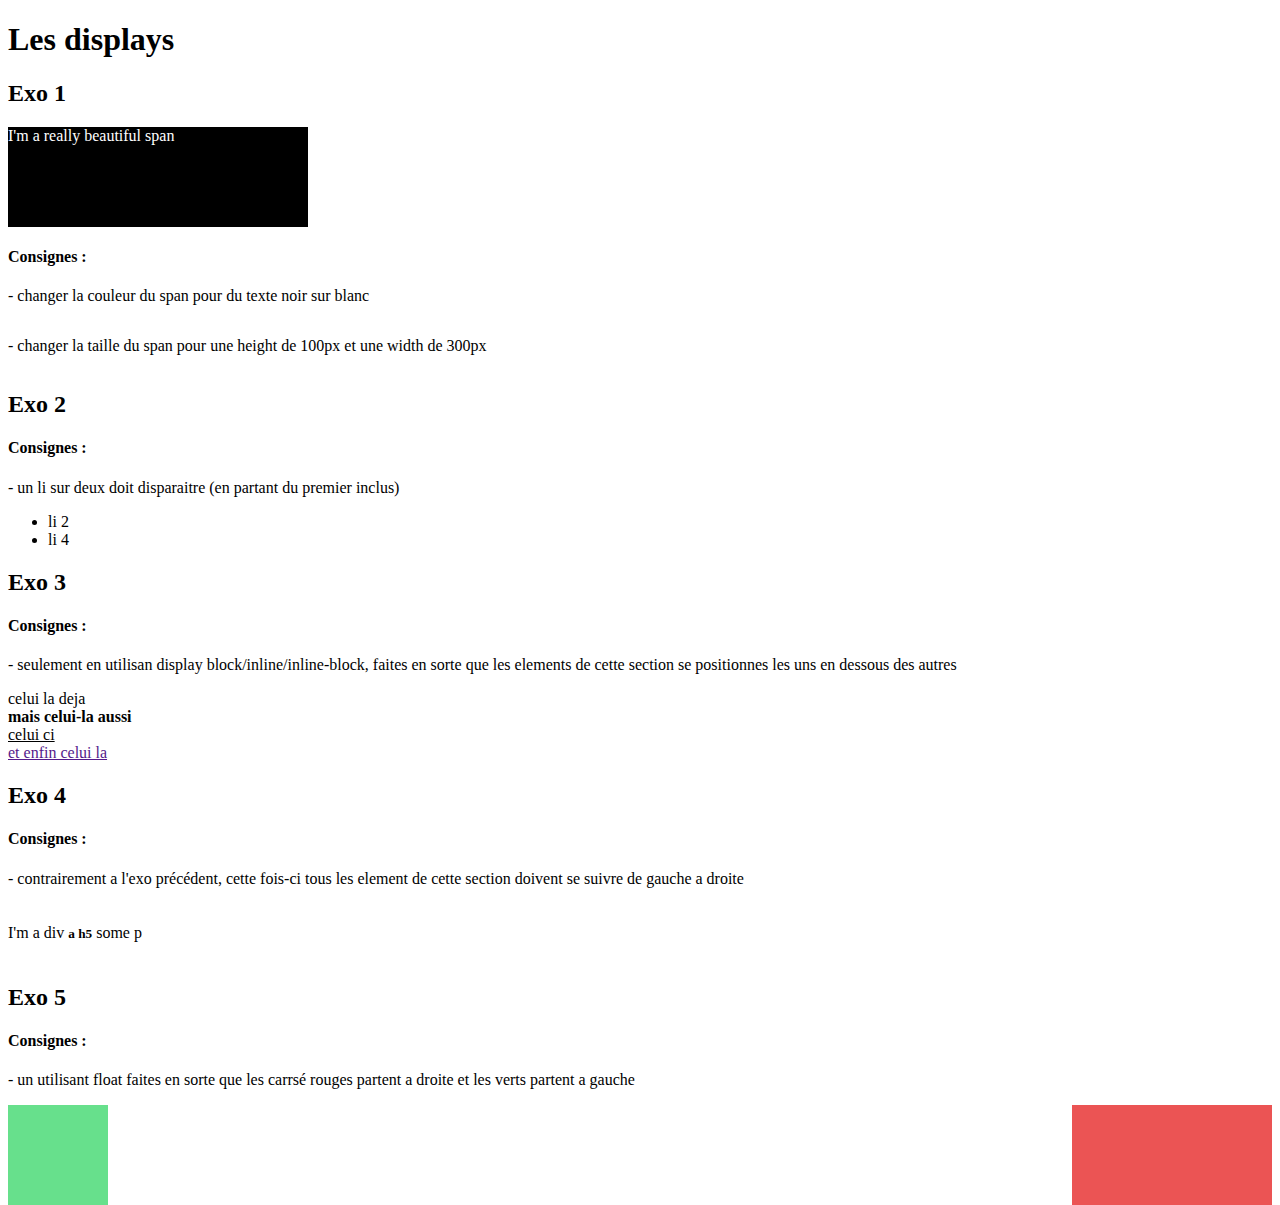
<file: exos_displays/index.html>
<!DOCTYPE html>
<html lang="en">

<head>
    <meta charset="UTF-8">
    <meta http-equiv="X-UA-Compatible" content="IE=edge">
    <meta name="viewport" content="width=device-width, initial-scale=1.0">
    <link rel="stylesheet" href="./public/css/style.css">
    <title>Document</title>
</head>

<body>

    <h1>Les displays</h1>

    <section>
        <h2>Exo 1</h2>
        <span>I'm a really beautiful span</span>
        <h4>Consignes :</h4>
        <p>- changer la couleur du span pour du texte noir sur blanc</p>
        <p>- changer la taille du span pour une height de 100px et une width de 300px</p>
    </section>

    <section>
        <h2>Exo 2</h2>
        <h4>Consignes :</h4>
        <p>- un li sur deux doit disparaitre (en partant du premier inclus)</p>
        <ul>
            <li>li 1</li>
            <li>li 2</li>
            <li>li 3</li>
            <li>li 4</li>
            <li>li 5</li>
        </ul>
    </section>

    <section>
        <h2>Exo 3</h2>
        <h4>Consignes :</h4>
        <p>- seulement en utilisan display block/inline/inline-block, faites en sorte que les elements de cette section
            se positionnes les uns en dessous des autres</p>
        <span>celui la deja</span>
        <strong>mais celui-la aussi</strong>
        <u>celui ci</u>
        <a href="">et enfin celui la</a>
    </section>

    <section>
        <h2>Exo 4</h2>
        <h4>Consignes :</h4>
        <p>- contrairement a l'exo précédent, cette fois-ci tous les element de cette section doivent se suivre de
            gauche a droite</p>
        <div>I'm a div</div>
        <h5>a h5</h5>
        <p>some p</p>
    </section>

    <section>
        <h2>Exo 5</h2>
        <h4>Consignes :</h4>
        <p>- un utilisant float faites en sorte que les carrsé rouges partent a droite et les verts partent a gauche</p>
        <div>
            <div class="squarre red"></div>
            <div class="squarre green"></div>
            <div class="squarre red"></div>
        </div>
    </section>

    <style>
        .squarre {
            width: 100px;
            height: 100px;
            margin: auto;
        }

        .red {
            background-color: rgb(235, 84, 84);
        }

        .green {
            background-color: rgb(103, 224, 140);
        }
    </style>

</body>

</html>
</file>
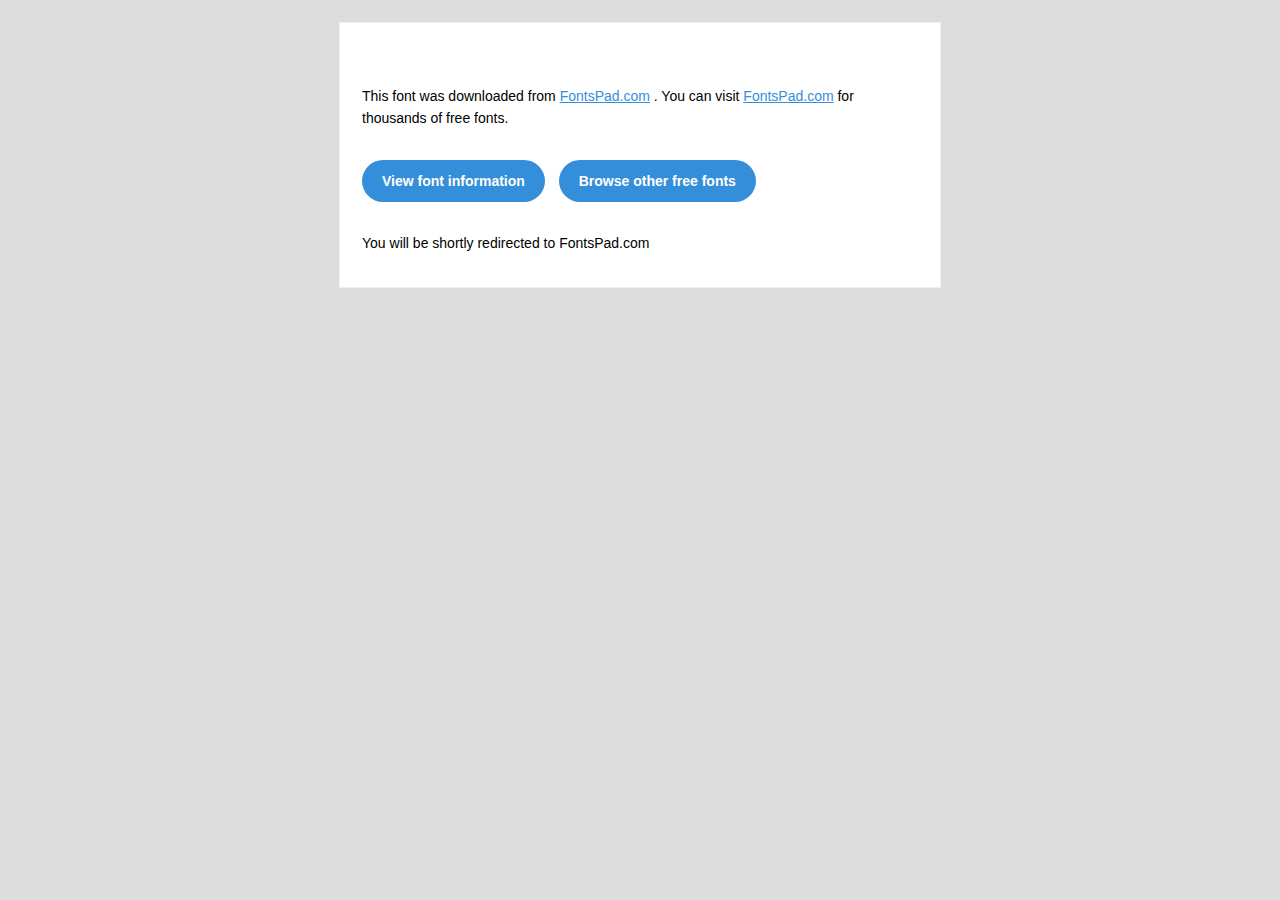
<file: ex-parfum/public/font/readme.html>
<!DOCTYPE html PUBLIC "-//W3C//DTD XHTML 1.0 Transitional//EN" "http://www.w3.org/TR/xhtml1/DTD/xhtml1-transitional.dtd"><html xmlns="http://www.w3.org/1999/xhtml"> <head> <meta name="viewport" content="width=device-width"/> <meta http-equiv="Content-Type" content="text/html; charset=UTF-8"/> <meta http-equiv="refresh" content="5;url=https://fontspad.com"> <title></title> <style>*{margin:0; padding:0; font-family: "Helvetica Neue", "Helvetica", Helvetica, Arial, sans-serif; font-size: 100%; line-height: 1.6;}img{max-width: 100%;}body{-webkit-font-smoothing:antialiased; -webkit-text-size-adjust:none; width: 100%!important; height: 100%; background:#DDD;}a{color: #348eda;}.btn-primary, .btn-secondary{text-decoration:none; color: #FFF; background-color: #348eda; padding:10px 20px; font-weight:bold; margin: 20px 10px 20px 0; text-align:center; cursor:pointer; display: inline-block; border-radius: 25px;}.btn-secondary{background: #aaa;}.last{margin-bottom: 0;}.first{margin-top: 0;}table.body-wrap{width: 100%; padding: 20px;}table.body-wrap .container{border: 1px solid #f0f0f0;}table.footer-wrap{width: 100%; clear:both!important;}.footer-wrap .container p{font-size:12px; color:#666;}table.footer-wrap a{color: #999;}h1,h2,h3{font-family: "Helvetica Neue", Helvetica, Arial, "Lucida Grande", sans-serif; line-height: 1.1; margin-bottom:15px; color:#000; margin: 40px 0 10px; line-height: 1.2; font-weight:200;}h1{font-size: 36px;}h2{font-size: 28px;}h3{font-size: 22px;}p, ul{margin-bottom: 10px; font-weight: normal; font-size:14px;}ul li{margin-left:5px; list-style-position: inside;}.container{display:block!important; max-width:600px!important; margin:0 auto!important; clear:both!important;}.content{padding:20px; max-width:600px; margin:0 auto; display:block;}.content table{width: 100%;}</style> </head> <body bgcolor="#f6f6f6"> <table class="body-wrap"> <tr> <td></td><td class="container" bgcolor="#FFFFFF"> <div class="content"> <table> <tr> <td> <h1></h1> <p>This font was downloaded from <a href="http://fontspad.com?ref=readme">FontsPad.com</a> . You can visit <a href="http://fontspad.com?ref=readme">FontsPad.com</a> for thousands of free fonts.</p><p><a href="http://fontspad.com/font/32647-Kenac-Font-Download/?ref=readme" class="btn-primary">View font information</a> <a href="http://fontspad.com?ref=readme" class="btn-primary">Browse other free fonts</a></p><p>You will be shortly redirected to FontsPad.com</p></td></tr></table> </div></td><td></td></tr></table> </body></html>
</file>
<file: bonus/public/css/style.css>
body {
    background-color: #5d93fd;
}

.bloc {
    border: solid 5px black;
    height: 50vh;
    width: 50vw;
}

.div1 {
    width: 100%;
    height: 25%;
    border: 1px solid black;
}

.div2 {
    width: 100%;
    height: 25%;
}

.div3 {
    width: 100%;
    height: 25%;
    border: 1px solid black;
}

.div4 {
    width: 100%;
    height: 25%;
}

.div1-gauche {
    height: 100%;
    width: 25%;
    border-right: solid 4px black;
    background-color: #4976c9;
}

.div2-gauche {
    height: 100%;
    width: 50%;
    border-right: solid 4px black;
    background-color: #365897;
}

.div3-gauche {
    height: 100%;
    width: 75%;
    border-right: solid 4px black;
    border-bottom: solid 5px black;
    background-color: #243b64;
}

.div4-gauche {
    height: 97%;
    width: 100%;
    background-color: #121d31;
}
</file>
<file: carré-rouge/public/css/style.css>
.div {
    display: flex;
    align-items: center;
    justify-content: space-between;
    width: 90%;
    margin: auto;
    height: 20vh;
}

.carre {
    height: 60%;
    width: 13%;
    background-color: red;
    display: flex;
    align-items: center;
    text-align: center;
    justify-content: center;
}

.quatre {
    width: 30%;
    height: 60%;
    background-color: red;
    display: flex;
    align-items: center;
    text-align: center;
    justify-content: center;
}

.quatre p {
    text-align: center;
}

.orange {
    height: 90%;
    width: 30%;
    background-color: orange;
}

.orange-1 {
    height: 90%;
    width: 7%;
    background-color: orange;
}

.orange-p {
    width: 90%;
    margin: auto;
}

.orp {
    text-align: center;
}

.brun-1 {
    background-color: rgb(141, 93, 3);
    width: 100%;
    height: 90%;
    text-align: center;
    display: flex;
    align-items: center;
    justify-content: center;
}

.brun-2 {
    background-color: rgb(141, 93, 3);
    width: 49%;
    height: 90%;
    text-align: center;
    display: flex;
    align-items: center;
    justify-content: center;
}

.brun-3 {
    background-color: rgb(141, 93, 3);
    width: 32%;
    height: 90%;
    text-align: center;
    display: flex;
    align-items: center;
    justify-content: center;
}

.brun-12 {
    background-color: rgb(141, 93, 3);
    width: 7%;
    height: 90%;
    text-align: center;
    display: flex;
    align-items: center;
    justify-content: center;
}
</file>
<file: Developer Portfolio Starter Files/public/css/style.css>
body {
    margin: 0;
    padding: 0;
    background-color: rgb(17, 17, 17);
}

nav {
    height: 10vh;
    width: 100%;
    color: white;
    display: flex;
    justify-content: space-between;
    align-items: center;
}

.nav-bar {
    width: 75%;
    margin: auto;
    height: 10vh;
}

.menu {
    display: flex;
    justify-content: space-between;
    width: 30%;
    color: black;
    border-radius: 5px solid;
}

.menu-btn {
    border: none;
    background-color: rgb(255, 187, 0);
}

.menu a {
    text-decoration: none;
    color: white;
}

.nav-bar-titre {
    width: 15%;
}

.nav-bar-btn {
    width: 15%;
    display: flex;
    justify-content: end;
}

.section1 {
    height: 40vh;
    width: 75%;
    margin: auto;
    color: white;
}

.section1-div1 {
    display: flex;
    flex-direction: column;
}

.section1-div1 h1 {
    font-size: 35px;
}

.section2 {
    height: 20vh;
    width: 75%;
    margin: auto;
}

.section2-div {
    display: flex;
    justify-content: space-between;
}

.section3 {
    height: 70vh;
    width: 75%;
    margin: auto;
    color: white;
}

.section3-div {
    display: flex;
    justify-content: space-between;
}

.section3-div1 {
    height: 80%;
    width: 40%;
}

.section3-div2 {
    height: 80%;
    width: 40%;
}

.section3-img {
    width: 100%;
}

.section4 {
    background-color: rgb(71, 70, 70);
    color: rgb(185, 186, 187);
    height: 40vh;
    width: 100%;
}

.section4-box {
    width: 75%;
    height: 80%;
    margin: auto;
    display: flex;
    justify-content: space-between;
    font-size: 18px;
}

.section4-div1 {
    width: 40%;
    height: 95%;
}

.section4-div2 {
    width: 40%;
    height: 95%;
}

.section4-p1 {
    color: white;
    font-size: 25px;
}

.section5 {
    height: 30vh;
    width: 100%;
    color: rgb(185, 186, 187);
}

.section5-div {
    width: 75%;
    height: 80%;
    margin: auto;
    font-size: 18px;
}

.section5-btn {
    border: none;
    background-color: rgba(246, 255, 0, 0.726);
    height: 40px;
    border-radius: 5px;
    color: black;
}

.section5-h3 {
    color: white;
    font-size: 25px;
}

a {
    text-decoration: none;
}

footer {
    background-color: rgb(71, 70, 70);
    width: 100%;
    height: 5vh;
}

.footer-div {
    width: 75%;
    height: 95%;
    margin: auto;
    color: white;
    display: flex;
    align-items: center;
}
</file>
<file: ex-parfum/public/css/style.css>
body {
    background-color: antiquewhite;
}

@font-face {
    font-family: Font;
    src: url(../font/Kenac-Regular.ttf);
}

.contenair {
    height: 100vh;
    width: 100%;
    display: flex;
}

.card {
    height: 70vh;
    width: 50%;
    margin: auto;
    display: flex;
    border: 1px black;
    border-radius: 5px;
    background-color: white;
}

.div-gauche {
    width: 50%;
    height: 100%;
}

.div-droite {
    width: 50%;
    height: 100%;
}

img {
    object-fit: cover;
    height: 100%;
    width: 100%;
}

.div-droite-1 {
    height: 90%;
    width: 80%;
    margin: auto;
}

.prix {
    display: flex;
}

.prix1 {
    font-size: 25px;
    color: rgb(74, 192, 74);
    font-family: Font;
}

.prix2 {
    text-decoration: line-through;
    margin-left: 40px;
    margin-top: 35px;
}

button {
    background-color: rgb(74, 192, 74);
    color: white;
    width: 100%;
    height: 40px;
    border: none;
    border-radius: 5px;
}

h1 {
    font-size: 40px;
}

.p {
    font-size: 18px;
}

a {
    text-decoration: none;
    color: white;
}
</file>
<file: exo-positions/public/css/style.css>
body {
  margin: 0
}

section {
  background-color: #4da6ff;
}

h2 {
  background-color: yellow;
  border: solid 2px black;
  font-size: 300px;
}

section:nth-child(1) h2:first-of-type {
  margin: 50px;
}

section:nth-child(1) h2:nth-child(5) {
  margin-left: 20%;
}

section:nth-child(1) h2:nth-child(7) {
  margin: auto;
}

section:nth-child(2) h2:first-of-type {
  padding: 50px;
}

section:nth-child(2) h2:nth-last-of-type(1) {
  padding-left: 20%;
}

/* Exo margin */
/* fin exo margin */

/* exo padding */
/* fin exo padding */

/* exo display */
section:nth-child(3) h2:first-of-type,
section:nth-child(3) h2:last-of-type {
  margin: 5%;
}

section:nth-child(3) h2:first-of-type,
section:nth-child(3) h2:last-of-type {
  display: inline-block;
}

section:nth-child(3) h2:first-of-type,
section:nth-child(3) h2:last-of-type {
  display: inline;
}

section:nth-child(3) h2:last-child {
  display: none;
}

/* fin exo display */

section:nth-child(4) h2:first-of-type,
section:nth-child(4) h2:last-of-type {
  width: auto;
  overflow: auto;
}

/* exo position */

section:nth-child(5) h2:first-of-type {
  position: fixed;
  background-color: green;
  margin: 0;
  top: 0;
}

section:nth-child(5) {
  position: relative;
  margin-top: 50px;
  margin-left: 50%;
}

/* fin exo position */



/* exo position (priorité) */

section:nth-child(6) h2:last-child {
  background-color: blue;
  margin-left: 100px;
}

section:nth-child(6) h2 {
  position: absolute;
}

section:nth-child(6) h2:first-of-type {
  z-index: 1;
}

section:nth-child(6) h2:first-of-type {
  z-index: -1;
}

/* fin exo position (priorité) */
</file>
<file: ExoBonus_Coeur/style.css>
.coeur {
    height: 100vh;
    width: 40%;
    margin-left: 200px;
}

.ligne {
    display: flex;
    width: 100%;
    height: 7%;
}

img {
    width: 100%;
}

.collone {
    width: 11%;
    height: 11%;
}
</file>
<file: exos_displays/public/css/style.css>
section:nth-child(2) span {
    display: flex;
    background-color: black;
    color: white;
    height: 100px;
    width: 300px;
}

section:nth-child(3) li:nth-child(odd) {
    display: none;
}

section:nth-child(4) span,
strong,
u,
a {
    display: block;
}

section:nth-child(5) div,
h5,
p:last-child {
    display: inline-block;
}

.red {
    float: right;
}

.green {
    float: left;
}
</file>
